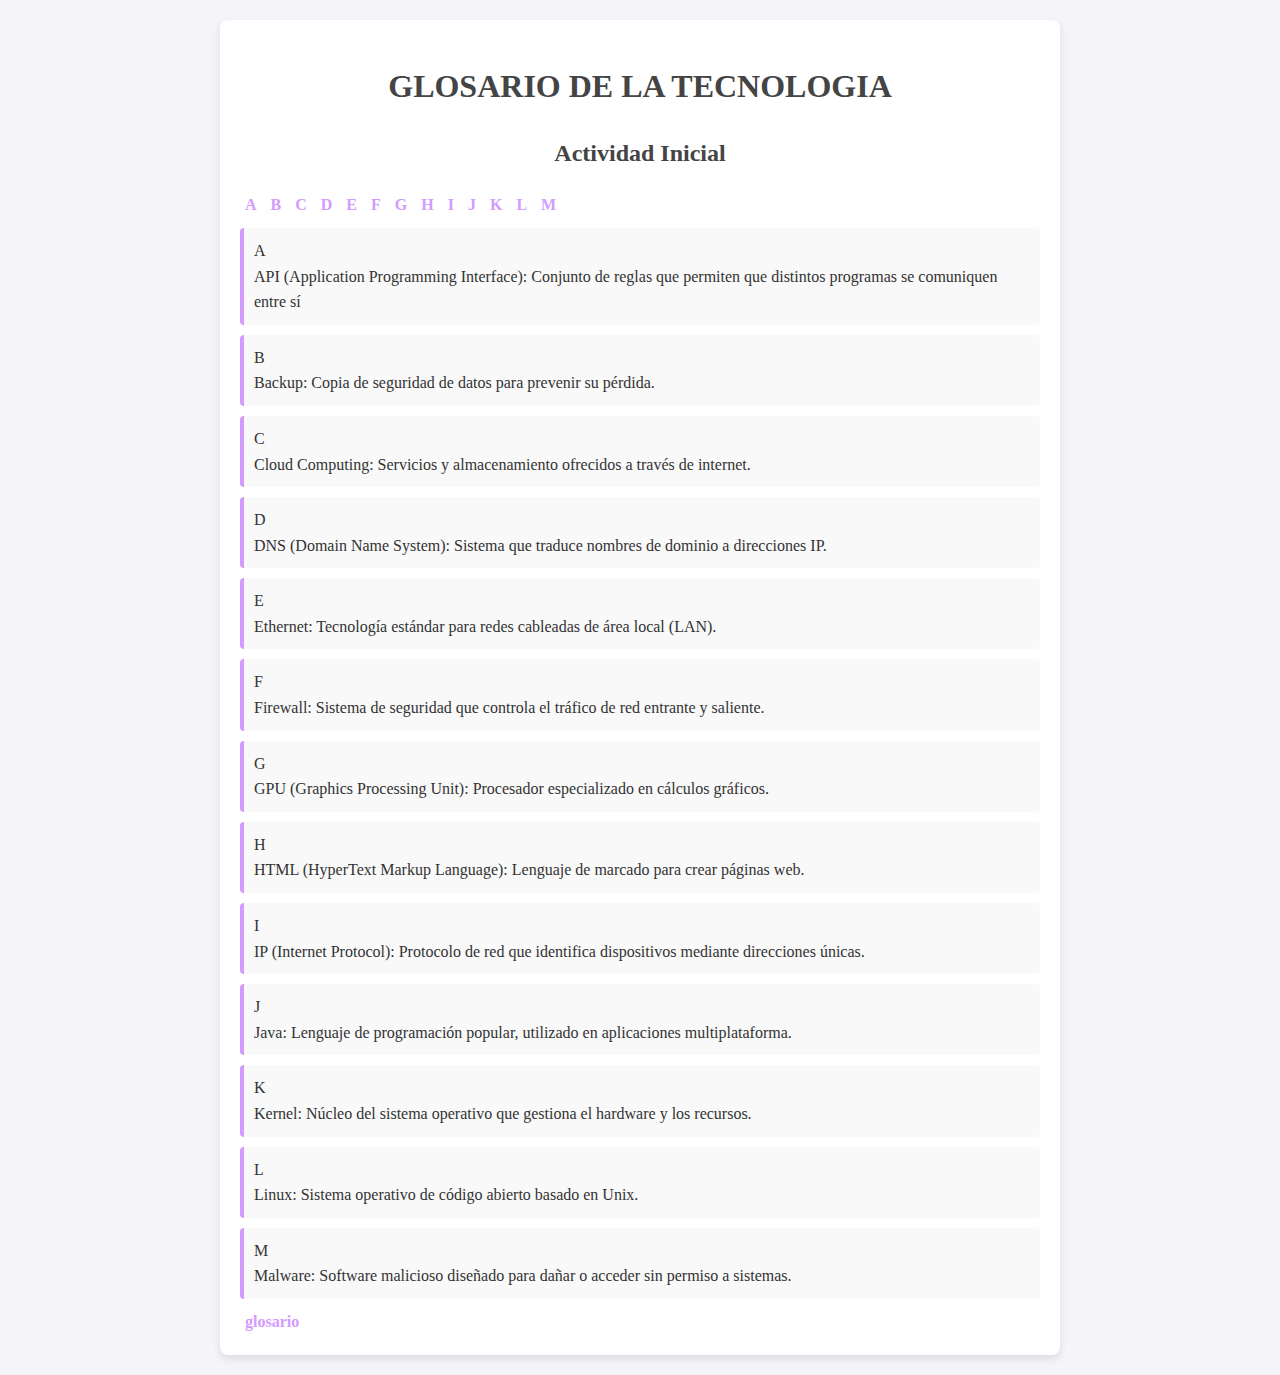
<file: trabajo_granados/index.html>
<!DOCTYPE html>
<html lang="en">
<head>
    <meta charset="UTF-8">
    <meta name="viewport" content="width=device-width, initial-scale=1.0">
    <title>glosario</title>
</head>
<link rel="stylesheet" href="styles.css">
<body>
    
    
    
        <section>
            <h1><center>GLOSARIO DE LA TECNOLOGIA</center></h1>

        <h2>Actividad Inicial</h2>
          <a href="#A">A</a>
          <a href="#B">B</a>
          <a href="#C">C</a>
          <a href="#D">D</a>
          <a href="#E">E</a>
          <a href="#F">F</a>
          <a href="#G">G</a>
          <a href="#H">H</a>
          <a href="#I">I</a>
          <a href="#J">J</a>
          <a href="#K">K</a>
          <a href="#L">L</a>
          <a href="#M">M</a>

        <p id="A">A <br> API (Application Programming Interface): Conjunto de reglas que permiten que distintos programas se comuniquen entre sí </p>
        <p id="B">B <br> Backup: Copia de seguridad de datos para prevenir su pérdida.</p>
        <p id="C">C <br> Cloud Computing: Servicios y almacenamiento ofrecidos a través de internet.</p>
        <p id="D">D <br> DNS (Domain Name System): Sistema que traduce nombres de dominio a direcciones IP.</p>
        <p id="E">E <br> Ethernet: Tecnología estándar para redes cableadas de área local (LAN).</p>
        <p id="F">F <br> Firewall: Sistema de seguridad que controla el tráfico de red entrante y saliente.</p>
        <p id="G">G <br> GPU (Graphics Processing Unit): Procesador especializado en cálculos gráficos.</p>
        <p id="H">H <br> HTML (HyperText Markup Language): Lenguaje de marcado para crear páginas web.</p>
        <p id="I">I <br> IP (Internet Protocol): Protocolo de red que identifica dispositivos mediante direcciones únicas.</p>
        <p id="J">J <br> Java: Lenguaje de programación popular, utilizado en aplicaciones multiplataforma.</p>
        <p id="K">K <br> Kernel: Núcleo del sistema operativo que gestiona el hardware y los recursos.</p>
        <p id="L">L <br> Linux: Sistema operativo de código abierto basado en Unix.</p>
        <p id="M">M <br> Malware: Software malicioso diseñado para dañar o acceder sin permiso a sistemas.</p>
          


           
            <a href="glosario.html">glosario</a>
        </section>
    
   
</body>
</html>
</file>
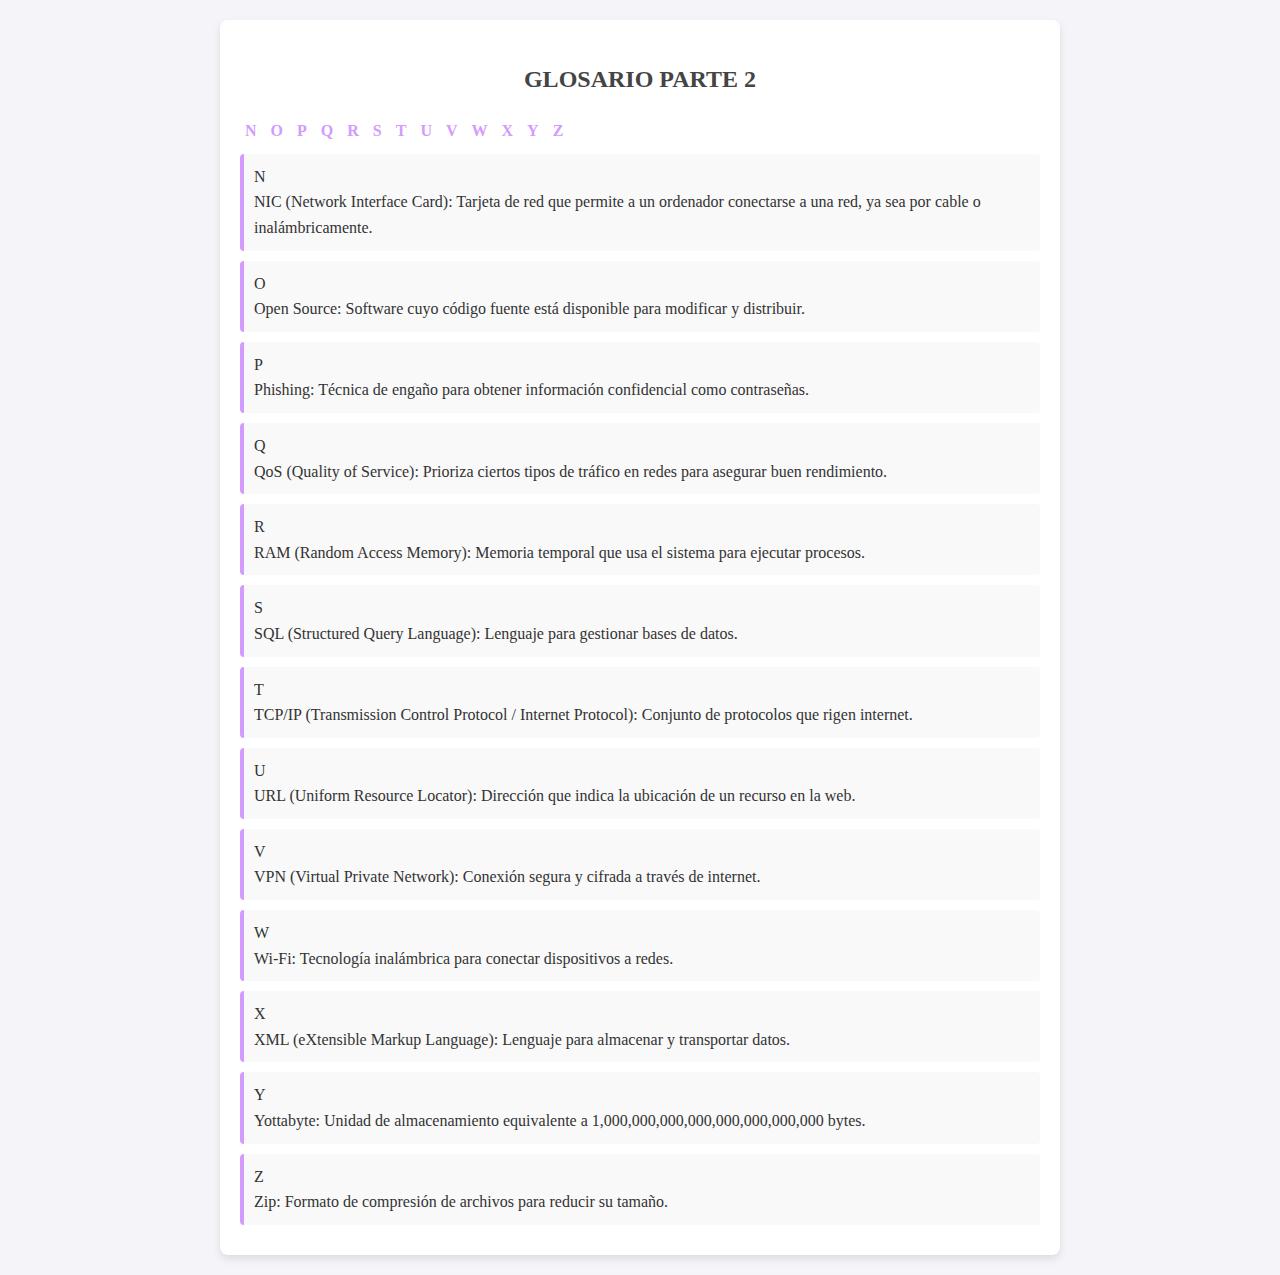
<file: trabajo_granados/glosario.html>
<!DOCTYPE html>
<html lang="en">
<head>
    <meta charset="UTF-8">
    <meta name="viewport" content="width=device-width, initial-scale=1.0">
    <title>glosario 2</title>
</head>
<link rel="stylesheet" href="styles.css">
<body>
    <section>
        <h2><center>GLOSARIO PARTE 2</center></h2>
        <a href="#N">N</a>
        <a href="#O">O</a>
        <a href="#P">P</a>
        <a href="#Q">Q</a>
        <a href="#R">R</a>
        <a href="#S">S</a>
        <a href="#T">T</a>
        <a href="#U">U</a>
        <a href="#V">V</a>
        <a href="#W">W</a>
        <a href="#X">X</a>
        <a href="#Y">Y</a>
        <a href="#Z">Z</a>

      <p id="N">N <br> NIC (Network Interface Card): Tarjeta de red que permite a un ordenador conectarse a una red, ya sea por cable o inalámbricamente.</p>
      <p id="O">O <br> Open Source: Software cuyo código fuente está disponible para modificar y distribuir.</p>
      <p id="P">P <br> Phishing: Técnica de engaño para obtener información confidencial como contraseñas.</p>
      <p id="Q">Q <br> QoS (Quality of Service): Prioriza ciertos tipos de tráfico en redes para asegurar buen rendimiento.</p>
      <p id="R">R <br> RAM (Random Access Memory): Memoria temporal que usa el sistema para ejecutar procesos.</p>
      <p id="S">S <br> SQL (Structured Query Language): Lenguaje para gestionar bases de datos.</p>
      <p id="T">T <br> TCP/IP (Transmission Control Protocol / Internet Protocol): Conjunto de protocolos que rigen internet.</p>
      <p id="U">U <br> URL (Uniform Resource Locator): Dirección que indica la ubicación de un recurso en la web.</p>
      <p id="V">V <br> VPN (Virtual Private Network): Conexión segura y cifrada a través de internet.</p>
      <p id="W">W <br> Wi-Fi: Tecnología inalámbrica para conectar dispositivos a redes.</p>
      <p id="X">X <br> XML (eXtensible Markup Language): Lenguaje para almacenar y transportar datos.</p>
      <p id="Y">Y <br> Yottabyte: Unidad de almacenamiento equivalente a 1,000,000,000,000,000,000,000,000 bytes.</p>
      <p id="Z">Z <br> Zip: Formato de compresión de archivos para reducir su tamaño.

      </p>
        

</section>
</body>
</html>
</file>
<file: trabajo_granados/styles.css>
/* General styles */
body {
    font-family: 'Times New Roman', Times, serif;
    line-height: 1.6;
    margin: 0;
    padding: 0;
    background-color: #f4f4f9;
    color: #333;
}

/* Centered title */
h1, h2 {
    text-align: center;
    color: #444;
}

/* Section styling */
section {
    margin: 20px auto;
    padding: 20px;
    max-width: 800px;
    background: #fff;
    border-radius: 8px;
    box-shadow: 0 4px 8px rgba(0, 0, 0, 0.1);
}

/* Links styling */
a {
    text-decoration: none;
    color: #d29bfd;
    margin: 0 5px;
    font-weight: bold;
}

a:hover {
    text-decoration: underline;
    color: #d29bfd;
}

/* Paragraph styling */
p {
    margin: 10px 0;
    padding: 10px;
    background: #f9f9f9;
    border-left: 4px solid #d29bfd;
    border-radius: 4px;
}

/* Footer styling */
footer {
    text-align: center;
    padding: 10px;
    background: d29bfd;
    color: #fff;
    position: fixed;
    bottom: 0;
    width: 100%;
}
</file>
